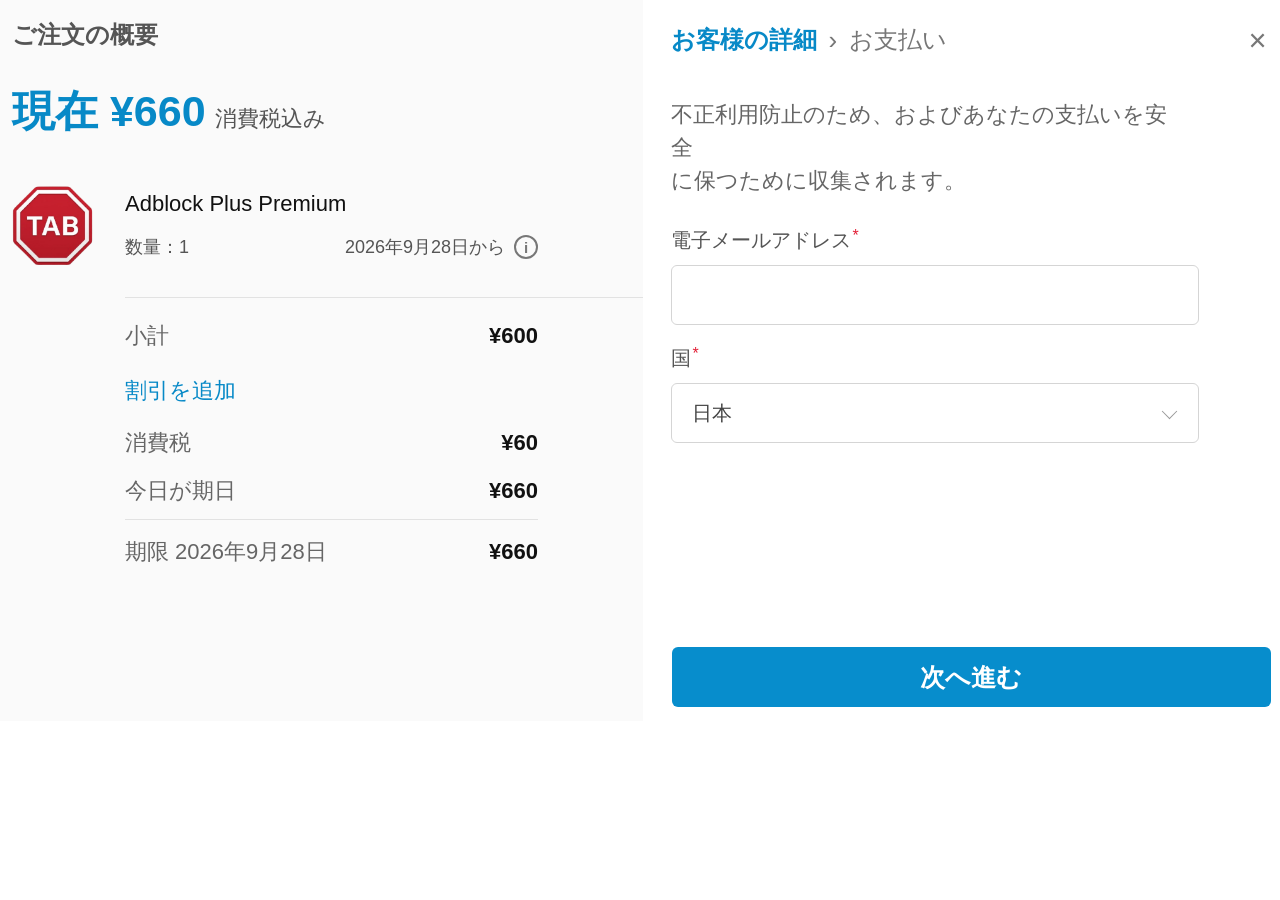
<file: pay.html>
<!DOCTYPE html>
<html lang="ja">
<head>
  <meta charset="UTF-8">
  <meta name="viewport" content="width=device-width, initial-scale=1.0">
  <title>注文概要</title>

  <style>
    * {
      box-sizing: border-box;
    }

    html,
    body {
      margin: 0;
      min-height: 100%;
      font-family:
        -apple-system,
        BlinkMacSystemFont,
        "Helvetica Neue",
        "Yu Gothic",
        "Hiragino Kaku Gothic ProN",
        "Meiryo",
        Arial,
        sans-serif;
      color: #555;
      background: #fff;
    }

    body {
      min-height: 721px;
    }

    .checkout {
      display: flex;
      width: 100%;
      min-height: 721px;
    }

    /* 左側 */

    .order-summary {
      width: 50.2%;
      min-height: 721px;
      padding: 23px 30px 40px 12px;
      background: #fafafa;
    }

    .summary-inner {
      width: 100%;
      max-width: 526px;
    }

    .summary-title {
      margin: 0 0 43px;
      font-size: 24px;
      line-height: 1;
      font-weight: 700;
      color: #555;
    }

    .current-price {
      display: flex;
      align-items: baseline;
      margin-bottom: 51px;
      color: #0789c7;
    }

    .current-price .price {
      font-size: 43px;
      line-height: 1;
      font-weight: 700;
    }

    .current-price .tax-label {
      margin-left: 9px;
      font-size: 22px;
      color: #555;
    }

    .product {
      display: flex;
      align-items: center;
      min-height: 82px;
      margin-bottom: 30px;
    }

    /*
     * 実際の画像をそのまま表示する
     */
    .abp-icon {
      flex: 0 0 82px;
      width: 82px;
      height: 82px;
      margin-right: 31px;
      display: block;
      object-fit: contain;
    }

    .product-info {
      flex: 1;
      min-width: 0;
    }

    .product-name {
      margin: 0 0 20px;
      color: #111;
      font-size: 22px;
      line-height: 1;
      font-weight: 400;
      white-space: nowrap;
    }

    .product-meta {
      display: flex;
      align-items: center;
      justify-content: space-between;
      gap: 20px;
      font-size: 18px;
      line-height: 1;
    }

    .quantity {
      white-space: nowrap;
    }

    .start-date {
      display: flex;
      align-items: center;
      gap: 9px;
      white-space: nowrap;
    }

    .info-icon {
      display: inline-flex;
      align-items: center;
      justify-content: center;
      width: 24px;
      height: 24px;
      border: 2px solid #777;
      border-radius: 50%;
      color: #777;
      font-size: 15px;
      font-weight: 700;
    }

    .summary-divider {
      width: calc(100% - 1px);
      height: 1px;
      margin: 0 0 14px 113px;
      background: #e2e2e2;
    }

    .summary-row {
      display: flex;
      align-items: center;
      justify-content: space-between;
      min-height: 48px;
      padding-left: 113px;
      font-size: 22px;
    }

    .summary-row .label {
      color: #666;
    }

    .summary-row .value {
      color: #111;
      font-weight: 700;
    }

    .discount {
      display: block;
      margin: 16px 0 13px 113px;
      color: #0789c7;
      font-size: 22px;
      text-decoration: none;
    }

    .bottom-divider {
      width: calc(100% - 113px);
      height: 1px;
      margin: 4px 0 8px 113px;
      background: #e2e2e2;
    }

    /* 右側 */

    .payment-panel {
      position: relative;
      width: 49.8%;
      min-height: 721px;
      padding: 24px 9px 14px 28px;
      background: #fff;
    }

    .payment-inner {
      position: relative;
      width: 100%;
      height: 100%;
      min-height: 680px;
    }

    .panel-header {
      display: flex;
      align-items: center;
      margin-bottom: 42px;
      font-size: 24px;
      white-space: nowrap;
    }

    .panel-header .active {
      color: #0789c7;
      font-weight: 700;
    }

    .panel-header .arrow {
      margin: 0 12px;
      color: #777;
      font-size: 26px;
    }

    .panel-header .inactive {
      color: #777;
    }

    .close-button {
      position: absolute;
      top: -1px;
      right: 1px;
      width: 25px;
      height: 25px;
      padding: 0;
      border: 0;
      background: transparent;
      color: #777;
      font-size: 31px;
      cursor: pointer;
    }

    .security-message {
      width: 100%;
      max-width: 510px;
      margin-bottom: 30px;
      color: #666;
      font-size: 22px;
      line-height: 1.5;
    }

    .field {
      width: 100%;
      max-width: 528px;
      margin-bottom: 20px;
    }

    .field-label {
      display: block;
      margin-bottom: 11px;
      color: #555;
      font-size: 20px;
    }

    .required {
      margin-left: 2px;
      color: #e21e35;
      font-size: 16px;
      vertical-align: top;
    }

    .input,
    .select {
      width: 100%;
      height: 60px;
      border: 1px solid #d5d5d5;
      border-radius: 6px;
      background: #fff;
      font-family: inherit;
      font-size: 20px;
      outline: none;
    }

    .input {
      padding: 0 17px;
    }

    .select-wrapper {
      position: relative;
    }

    .select {
      appearance: none;
      padding: 0 48px 0 20px;
      color: #444;
      cursor: pointer;
    }

    .select-arrow {
      position: absolute;
      top: 50%;
      right: 24px;
      width: 11px;
      height: 11px;
      border-right: 1.5px solid #999;
      border-bottom: 1.5px solid #999;
      transform: translateY(-65%) rotate(45deg);
      pointer-events: none;
    }

    .next-button {
      position: absolute;
      left: 1px;
      right: 0;
      bottom: 0;
      width: calc(100% - 1px);
      height: 60px;
      border: 0;
      border-radius: 6px;
      background: #078dcc;
      color: #fff;
      font-family: inherit;
      font-size: 25px;
      font-weight: 700;
      cursor: pointer;
    }

    @media (max-width: 800px) {
      .checkout {
        flex-direction: column;
      }

      .order-summary,
      .payment-panel {
        width: 100%;
        min-height: auto;
      }

      .order-summary {
        padding: 25px 24px 35px;
      }

      .payment-panel {
        min-height: 620px;
        padding: 25px 24px;
      }

      .summary-divider {
        margin-left: 0;
        width: 100%;
      }

      .summary-row {
        padding-left: 0;
      }

      .discount {
        margin-left: 0;
      }

      .bottom-divider {
        margin-left: 0;
        width: 100%;
      }
    }
  </style>
</head>

<body>
  <main class="checkout">

    <section class="order-summary">
      <div class="summary-inner">

        <h1 class="summary-title">
          ご注文の概要
        </h1>

        <div class="current-price">
          <span class="price">現在 ¥660</span>
          <span class="tax-label">消費税込み</span>
        </div>

        <div class="product">

          <!-- 画像を挿入 -->
          <img
            class="abp-icon"
            src="/tab.png"
            alt="Adblock Plus"
          >

          <div class="product-info">

            <p class="product-name">
              Adblock Plus Premium
            </p>

            <div class="product-meta">
              <span class="quantity">
                数量：1
              </span>

              <span class="start-date">
                <span>2026年9月28日から</span>
                <span class="info-icon">i</span>
              </span>
            </div>

          </div>
        </div>

        <div class="summary-divider"></div>

        <div class="summary-row">
          <span class="label">小計</span>
          <span class="value">¥600</span>
        </div>

        <a class="discount" href="#">
          割引を追加
        </a>

        <div class="summary-row">
          <span class="label">消費税</span>
          <span class="value">¥60</span>
        </div>

        <div class="summary-row">
          <span class="label">今日が期日</span>
          <span class="value">¥660</span>
        </div>

        <div class="bottom-divider"></div>

        <div class="summary-row">
          <span class="label">期限 2026年9月28日</span>
          <span class="value">¥660</span>
        </div>

      </div>
    </section>

    <section class="payment-panel">
      <div class="payment-inner">

        <button class="close-button" type="button">
          ×
        </button>

        <header class="panel-header">
          <span class="active">お客様の詳細</span>
          <span class="arrow">›</span>
          <span class="inactive">お支払い</span>
        </header>

        <p class="security-message">
          不正利用防止のため、およびあなたの支払いを安全<br>
          に保つために収集されます。
        </p>

        <div class="field">
          <label class="field-label" for="email">
            電子メールアドレス<span class="required">*</span>
          </label>

          <input
            id="email"
            class="input"
            type="email"
          >
        </div>

        <div class="field">
          <label class="field-label" for="country">
            国<span class="required">*</span>
          </label>

          <div class="select-wrapper">
            <select id="country" class="select">
              <option selected>日本</option>
              <option>韓国</option>
              <option>台湾</option>
              <option>中国</option>
              <option>アメリカ合衆国</option>
              <option>イギリス</option>
              <option>カナダ</option>
              <option>インド</option>
              <option>タイ</option>
              <option>フィリピン</option>
              <option>ブラジル</option>
            </select>

            <span class="select-arrow"></span>
          </div>
        </div>

        <button class="next-button" type="button">
          次へ進む
        </button>

      </div>
    </section>

  </main>
</body>
</html>
</file>
